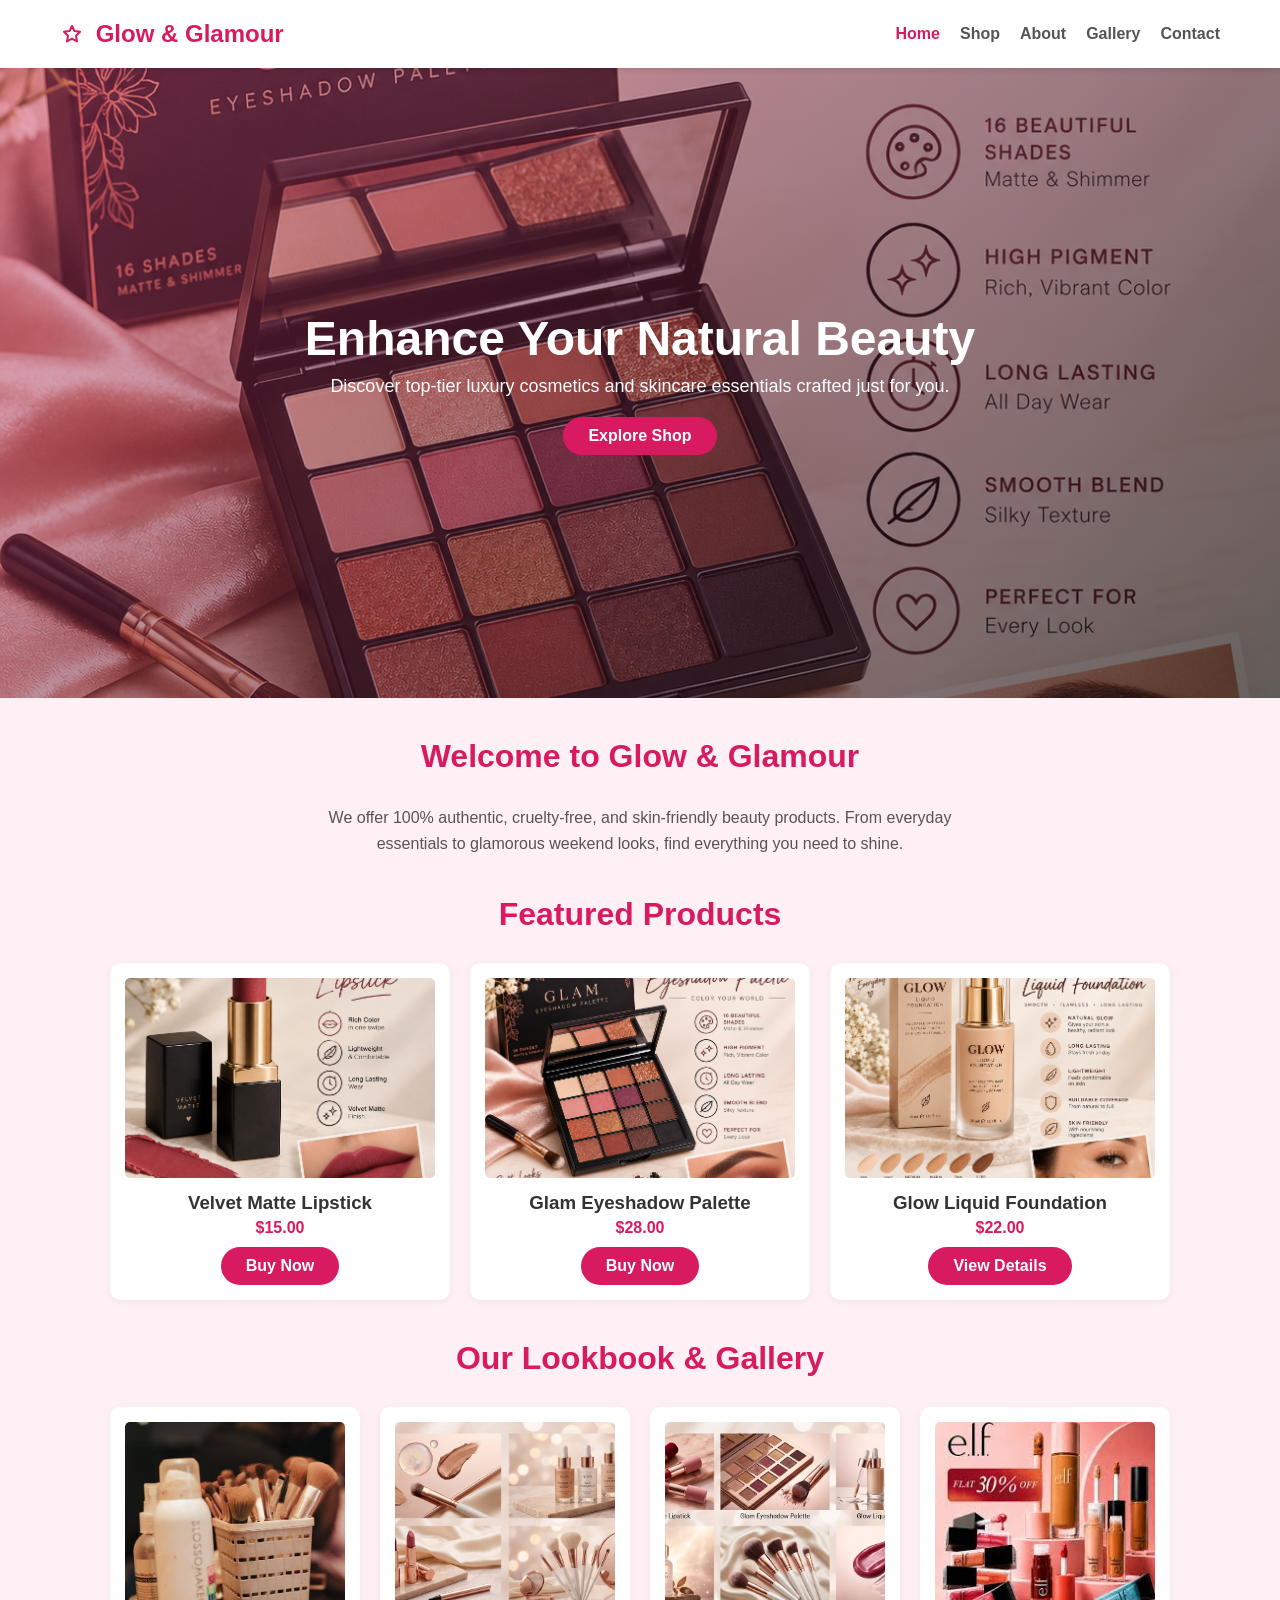
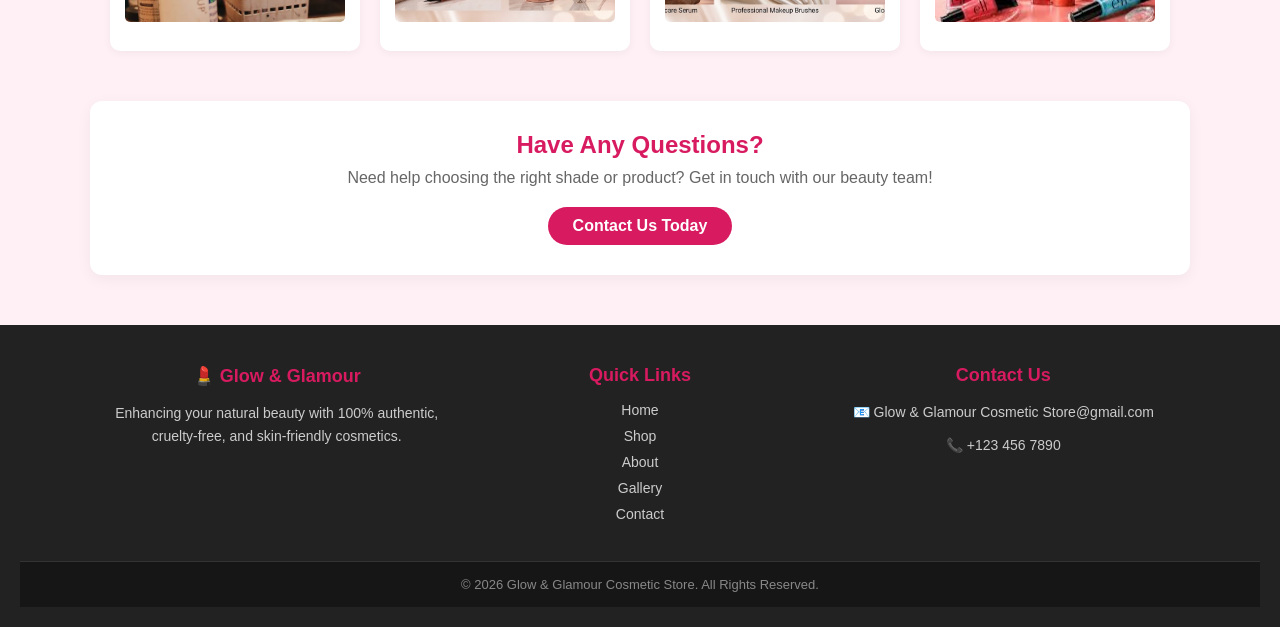
<file: index.html>
<!DOCTYPE html>
<html lang="en">
<head>
    <meta charset="UTF-8">
    <meta name="viewport" content="width=device-width, initial-scale=1.0">
    <title>Glow & Glamour - Home</title>
    <link rel="stylesheet" href="style.css">
</head>
<body>

    <!-- Header & Navigation -->
    <header>
        <nav>
            <!-- <div class="logo">💄Glow & Glamour</div> -->
             <div class="logo">
    <svg width="24" height="24" viewBox="0 0 24 24" fill="none" stroke="#d81b60" stroke-width="2" stroke-linecap="round" stroke-linejoin="round" style="vertical-align: middle; margin-right: 5px;">
        <path d="M12 2l2.4 5 5.6.8-4 4 1 5.6-5-2.8-5 2.8 1-5.6-4-4 5.6-.8z"/>
    </svg>
    Glow & Glamour
</div>
            <ul>
                <li><a href="index.html" class="active">Home</a></li>
                <li><a href="shop.html">Shop</a></li>
                <li><a href="about.html">About</a></li>
                <li><a href="gallery.html">Gallery</a></li>
                <li><a href="contact.html">Contact</a></li>
            </ul>
        </nav>
    </header>

    <!-- Main Hero Banner -->
    <section class="hero">
        <h1>Enhance Your Natural Beauty</h1>
        <p>Discover top-tier luxury cosmetics and skincare essentials crafted just for you.</p>
        <a href="shop.html" class="btn">Explore Shop</a>
    </section>

    <!-- Welcome Section -->
    <div class="container" style="text-align: center; margin-top: 40px; margin-bottom: 40px;">
        <h2 class="page-title">Welcome to Glow & Glamour</h2>
        <p style="max-width: 650px; margin: 0 auto; color: #555; line-height: 1.6;">
            We offer 100% authentic, cruelty-free, and skin-friendly beauty products. From everyday essentials to glamorous weekend looks, find everything you need to shine.
        </p>
    </div>

    <!-- Featured Products Showcase (3 Cards Only) -->
    <section class="container">
        <h2 class="page-title">Featured Products</h2>
        <div class="grid">
            <div class="card">
                <img src="velvet matte lipstic.png" alt="Velvet Matte Lipstick">
                <h3>Velvet Matte Lipstick</h3>
                <p>$15.00</p>
                <a href="contact.html" class="btn">Buy Now</a>
            </div>
            <div class="card">
                <img src="glam eyeshadow.png" alt="Eyeshadow Palette">
                <h3>Glam Eyeshadow Palette</h3>
                <p>$28.00</p>
                <a href="contact.html" class="btn">Buy Now</a>
            </div>
            <div class="card">
                <img src="liquid foundation.png" alt="Liquid Foundation">
                <h3>Glow Liquid Foundation</h3>
                <p>$22.00</p>
                <a href="product-foundation.html" class="btn">View Details</a>
            </div>
        </div>
    </section>
    
<section>
     <div class="container">
        <h2 class="page-title">Our Lookbook & Gallery</h2>
        <div class="grid">
            <div class="card">
                <img src="img2.jpg" alt="Look 1">
            </div>
            <div class="card">
                <img src="4th.jpg" alt="Look 2">
            </div>
             <div class="card">
                <img src="2nd.jpg" alt="Look 5">
            </div>
            <div class="card">
                <img src="img3.jpg" alt="Look 5">
            </div>
</section>

    <!-- Quick Call-To-Action Banner -->
    <section class="container" style="background: white; border-radius: 12px; padding: 30px; text-align: center; box-shadow: 0 4px 15px rgba(0,0,0,0.05); margin-top: 50px;">
        <h3 style="color: #d81b60; font-size: 24px; margin-bottom: 10px;">Have Any Questions?</h3>
        <p style="color: #666; margin-bottom: 20px;">Need help choosing the right shade or product? Get in touch with our beauty team!</p>
        <a href="contact.html" class="btn">Contact Us Today</a>
    </section>

<footer>
    <div class="footer-content">
        <div class="footer-section">
            <h3>💄 Glow & Glamour</h3>
            <p>Enhancing your natural beauty with 100% authentic, cruelty-free, and skin-friendly cosmetics.</p>
        </div>
        
        <div class="footer-section">
            <h3>Quick Links</h3>
            <ul>
                <li><a href="index.html">Home</a></li>
                <li><a href="shop.html">Shop</a></li>
                <li><a href="about.html">About</a></li>
                <li><a href="gallery.html">Gallery</a></li>
                <li><a href="contact.html">Contact</a></li>
            </ul>
        </div>
        
        <div class="footer-section">
            <h3>Contact Us</h3>
            <p>📧 Glow & Glamour Cosmetic Store@gmail.com</p>
            <p>📞 +123 456 7890</p>
        </div>
    </div>
    
    <div class="footer-bottom">
        <p>&copy; 2026 Glow & Glamour Cosmetic Store. All Rights Reserved.</p>
    </div>
</footer>

</body>
</html>
</file>
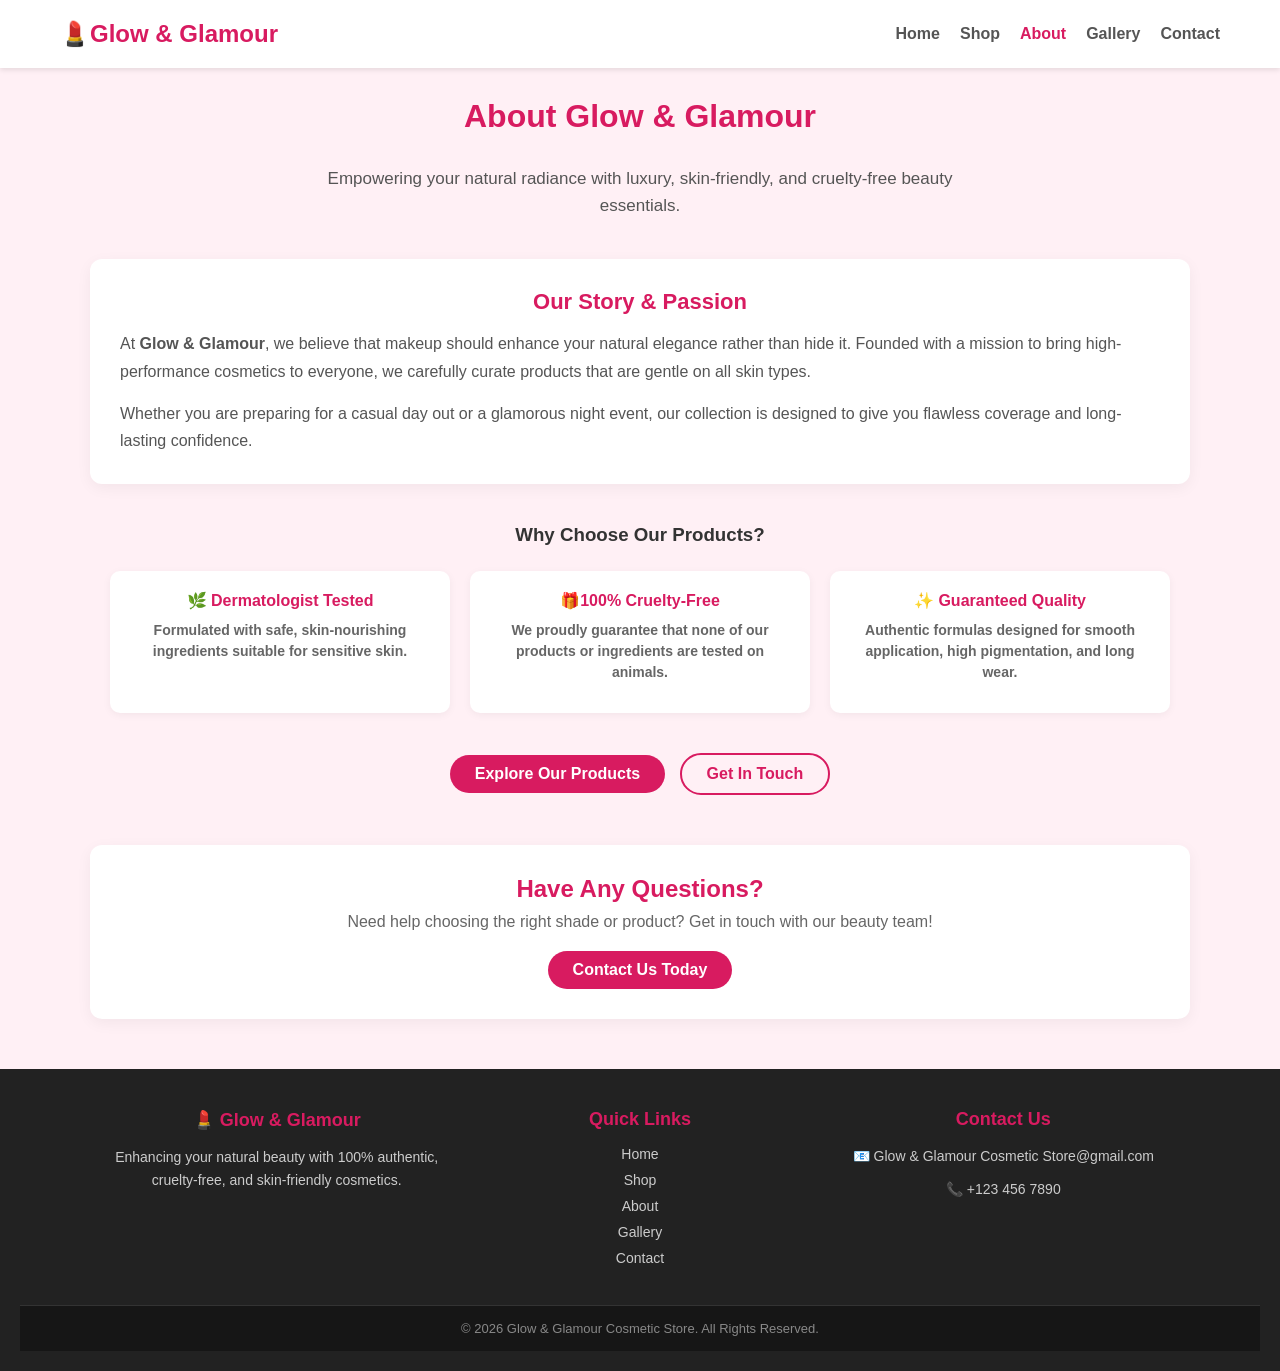
<file: about.html>
<!DOCTYPE html>
<html lang="en">
<head>
    <meta charset="UTF-8">
    <meta name="viewport" content="width=device-width, initial-scale=1.0">
    <title>Glow & Glamour - About Us</title>
    <link rel="stylesheet" href="style.css">
</head>
<body>

    <!-- Header & Navigation -->
    <header>
        <nav>
            <div class="logo">💄Glow & Glamour</div>
            <ul>
                <li><a href="index.html">Home</a></li>
                <li><a href="shop.html">Shop</a></li>
                <li><a href="about.html" class="active">About</a></li>
                <li><a href="gallery.html">Gallery</a></li>
                <li><a href="contact.html">Contact</a></li>
            </ul>
        </nav>
    </header>

    <!-- Page Title Header -->
    <div class="container" style="text-align: center; margin-top: 30px;">
        <h2 class="page-title">About Glow & Glamour</h2>
        <p style="max-width: 700px; margin: 0 auto; color: #555; font-size: 17px; line-height: 1.6;">
            Empowering your natural radiance with luxury, skin-friendly, and cruelty-free beauty essentials.
        </p>
    </div>

    <!-- Main Story Section -->
    <section class="container" style="background: white; padding: 30px; border-radius: 12px; box-shadow: 0 4px 15px rgba(0,0,0,0.05); margin-top: 30px;">
        <h3 style="color: #d81b60; margin-bottom: 15px; font-size: 22px;">
            <center>Our Story & Passion</h3></center>
        <p style="color: #555; line-height: 1.7; margin-bottom: 15px;">
            At <strong>Glow & Glamour</strong>, we believe that makeup should enhance your natural elegance rather than hide it. Founded with a mission to bring high-performance cosmetics to everyone, we carefully curate products that are gentle on all skin types.
        </p>
        <p style="color: #555; line-height: 1.7;">
            Whether you are preparing for a casual day out or a glamorous night event, our collection is designed to give you flawless coverage and long-lasting confidence.
        </p>
    </section>

    <!-- Why Choose Us Cards -->
    <section class="container">
        <h3 style="text-align: center; color: #333; margin-bottom: 25px;">Why Choose Our Products?</h3>
        <div class="grid">
            <div class="card" style="padding: 20px;">
                <h4 style="color: #d81b60; margin-bottom: 10px;">🌿 Dermatologist Tested</h4>
                <p style="font-size: 14px; color: #666; line-height: 1.5;">Formulated with safe, skin-nourishing ingredients suitable for sensitive skin.</p>
            </div>
            <div class="card" style="padding: 20px;">
                <h4 style="color: #d81b60; margin-bottom: 10px;">🎁100% Cruelty-Free</h4>
                <p style="font-size: 14px; color: #666; line-height: 1.5;">We proudly guarantee that none of our products or ingredients are tested on animals.</p>
            </div>
            <div class="card" style="padding: 20px;">
                <h4 style="color: #d81b60; margin-bottom: 10px;">✨ Guaranteed Quality</h4>
                <p style="font-size: 14px; color: #666; line-height: 1.5;">Authentic formulas designed for smooth application, high pigmentation, and long wear.</p>
            </div>
        </div>
    </section>

    <!-- Call to Action -->
    <div style="text-align: center; margin: 40px 0;">
        <a href="shop.html" class="btn">Explore Our Products</a>
        <a href="contact.html" class="btn" style="background-color: transparent; border: 2px solid #d81b60; color: #d81b60; margin-left: 10px;">Get In Touch</a>
    </div>

      <section class="container" style="background: white; border-radius: 12px; padding: 30px; text-align: center; box-shadow: 0 4px 15px rgba(0,0,0,0.05); margin-top: 50px;">
        <h3 style="color: #d81b60; font-size: 24px; margin-bottom: 10px;">Have Any Questions?</h3>
        <p style="color: #666; margin-bottom: 20px;">Need help choosing the right shade or product? Get in touch with our beauty team!</p>
        <a href="contact.html" class="btn">Contact Us Today</a>
    </section>

<footer>
    <div class="footer-content">
        <div class="footer-section">
            <h3>💄 Glow & Glamour</h3>
            <p>Enhancing your natural beauty with 100% authentic, cruelty-free, and skin-friendly cosmetics.</p>
        </div>
        
        <div class="footer-section">
            <h3>Quick Links</h3>
            <ul>
                <li><a href="index.html">Home</a></li>
                <li><a href="shop.html">Shop</a></li>
                <li><a href="about.html">About</a></li>
                <li><a href="gallery.html">Gallery</a></li>
                <li><a href="contact.html">Contact</a></li>
            </ul>
        </div>
        
        <div class="footer-section">
            <h3>Contact Us</h3>
            <p>📧 Glow & Glamour Cosmetic Store@gmail.com</p>
            <p>📞 +123 456 7890</p>
        </div>
    </div>
    
    <div class="footer-bottom">
        <p>&copy; 2026 Glow & Glamour Cosmetic Store. All Rights Reserved.</p>
    </div>
</footer>
</body>
</html>
</file>
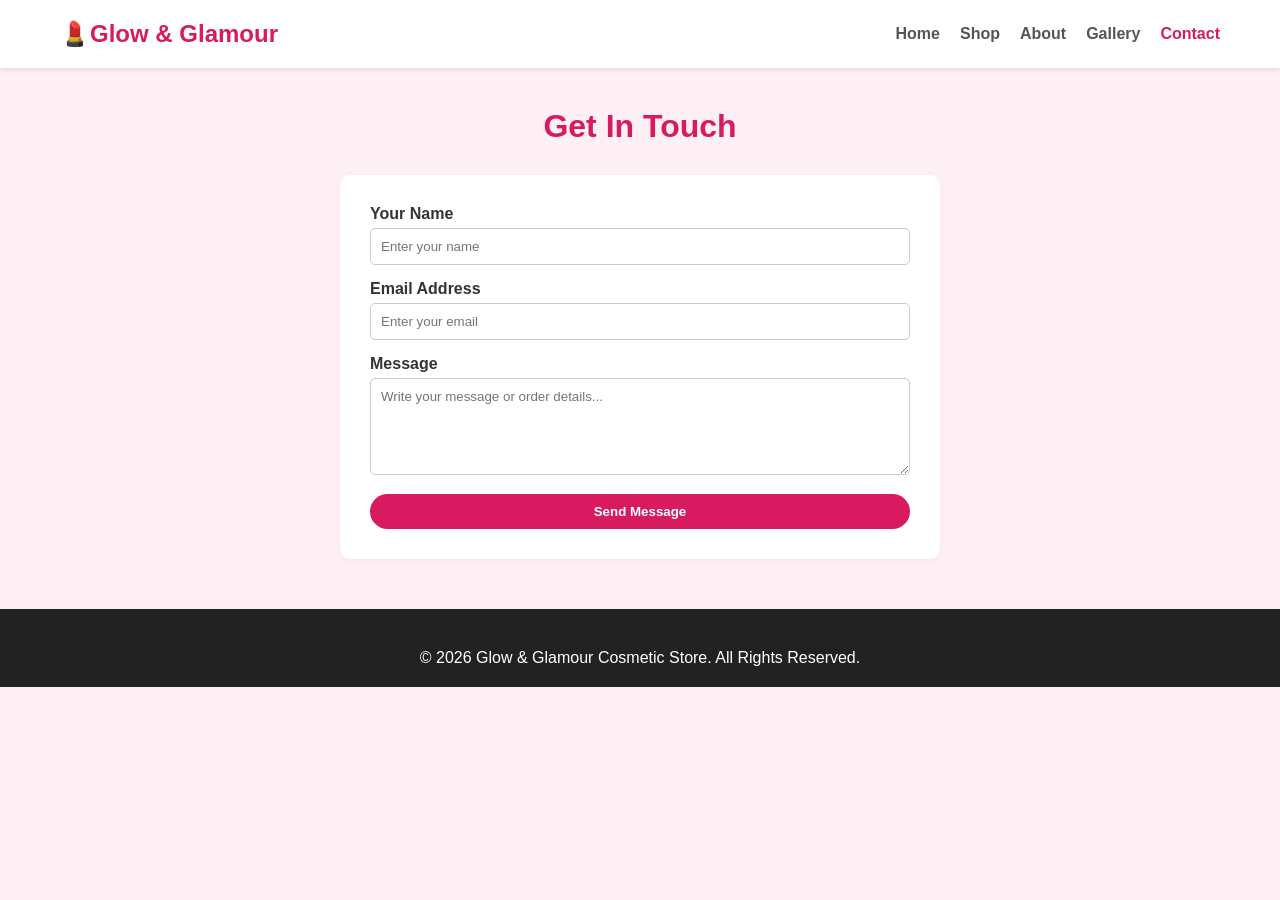
<file: contact.html>
<!DOCTYPE html>
<html lang="en">
<head>
    <meta charset="UTF-8">
    <title>Glow & Glamour - Contact Us</title>
    <link rel="stylesheet" href="style.css">
</head>
<body>
    <header>
        <nav>
            <div class="logo">💄Glow & Glamour</div>
            <ul>
                <li><a href="index.html">Home</a></li>
                <li><a href="shop.html">Shop</a></li>
                <li><a href="about.html">About</a></li>
                <li><a href="gallery.html">Gallery</a></li>
                <li><a href="contact.html" class="active">Contact</a></li>
            </ul>
        </nav>
    </header>

    <div class="container">
        <h2 class="page-title">Get In Touch</h2>
        <div class="contact-form">
            <form>
                <div class="form-group">
                    <label>Your Name</label>
                    <input type="text" placeholder="Enter your name" required>
                </div>
                <div class="form-group">
                    <label>Email Address</label>
                    <input type="email" placeholder="Enter your email" required>
                </div>
                <div class="form-group">
                    <label>Message</label>
                    <textarea rows="5" placeholder="Write your message or order details..." required></textarea>
                </div>
                <button type="submit" class="btn" style="width: 100%; border: none; cursor: pointer;">Send Message</button>
            </form>
        </div>
    </div>

    
    <footer>
        <p>&copy; 2026 Glow & Glamour Cosmetic Store. All Rights Reserved.</p>
    </footer>
</body>
</html>
</file>
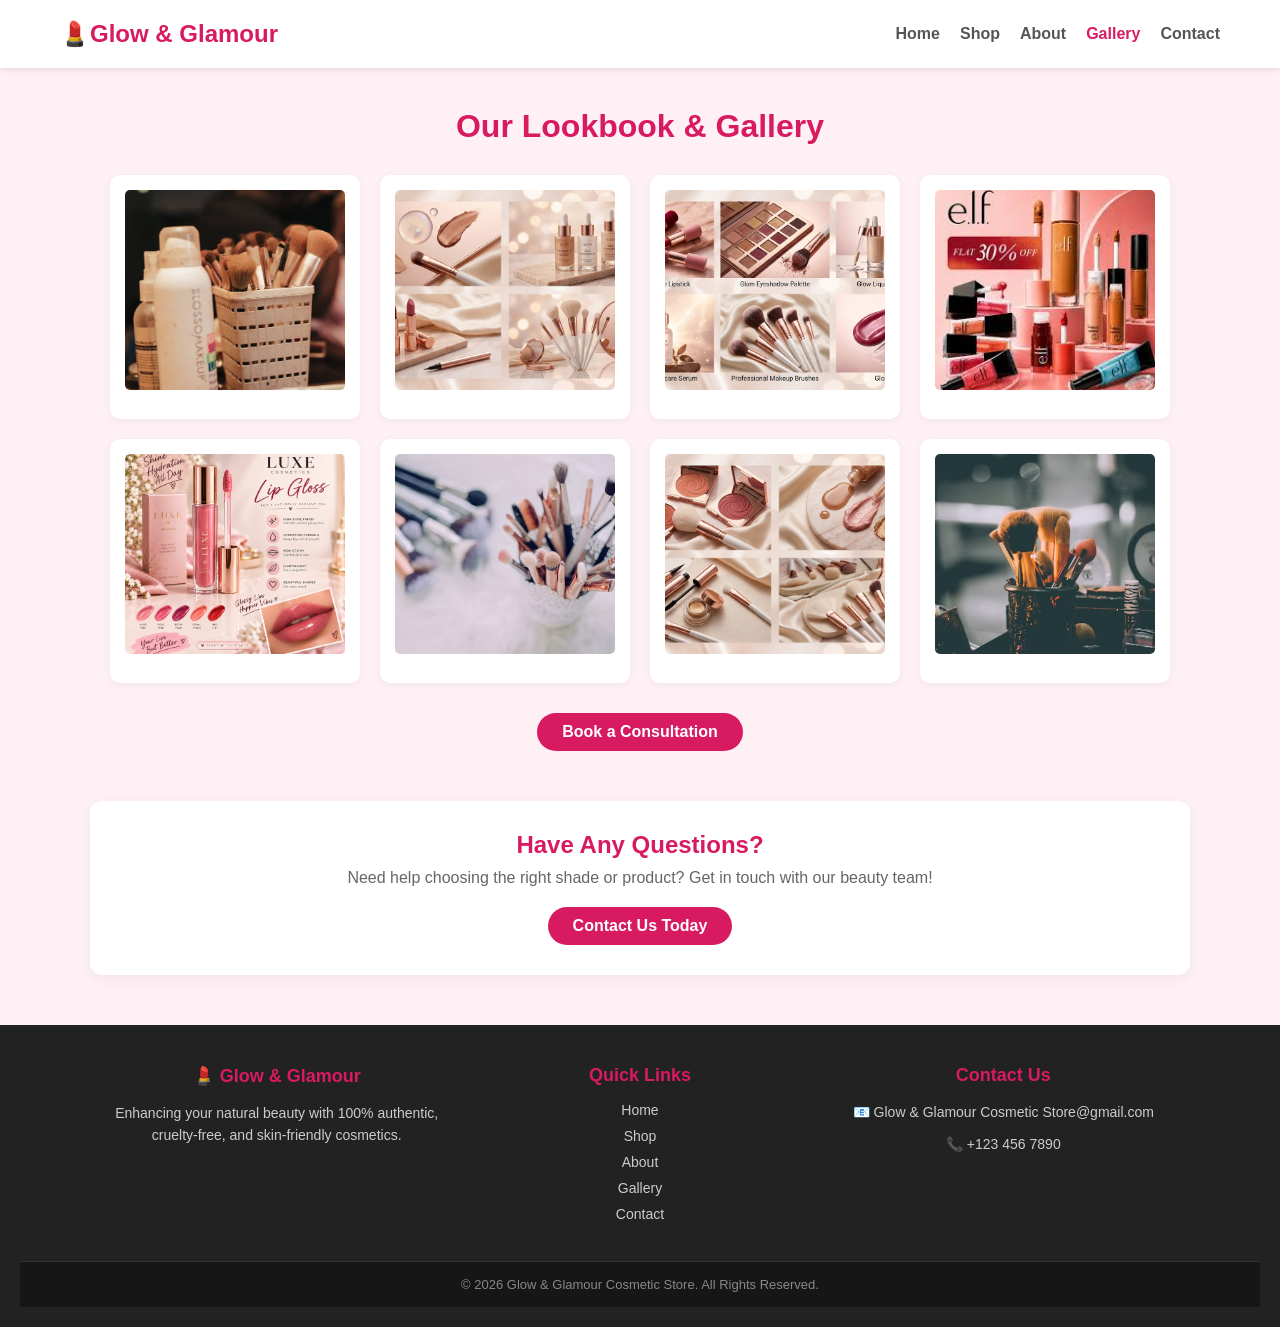
<file: gallery.html>
<!DOCTYPE html>
<html lang="en">
<head>
    <meta charset="UTF-8">
    <title>Glow & Glamour - Gallery</title>
    <link rel="stylesheet" href="style.css">
</head>
<body>
    <header>
        <nav>
            <div class="logo">💄Glow & Glamour</div>
            <ul>
                <li><a href="index.html">Home</a></li>
                <li><a href="shop.html">Shop</a></li>
                <li><a href="about.html">About</a></li>
                <li><a href="gallery.html" class="active">Gallery</a></li>
                <li><a href="contact.html">Contact</a></li>
            </ul>
        </nav>
    </header>

    <div class="container">
        <h2 class="page-title">Our Lookbook & Gallery</h2>
        <div class="grid">
            <div class="card">
                <img src="img2.jpg" alt="Look 1">
            </div>
            <div class="card">
                <img src="4th.jpg" alt="Look 2">
            </div>
             <div class="card">
                <img src="2nd.jpg" alt="Look 5">
            </div>
            <div class="card">
                <img src="img3.jpg" alt="Look 5">
            </div>
            <div class="card">
                <img src="glossy lipstic.png" alt="Look 4">
            </div>
              <div class="card">
                <img src="img10.avif" alt="Look 3">
            </div>
             <div class="card">
                <img src="3rd.jpg" alt="Look 3">
            </div>
             <div class="card">
                <img src="5th.avif" alt="Look 3">
            </div>
        </div>
        <div style="text-align: center; margin-top: 30px;">
            <a href="contact.html" class="btn">Book a Consultation</a>
        </div>
    </div>

  <section class="container" style="background: white; border-radius: 12px; padding: 30px; text-align: center; box-shadow: 0 4px 15px rgba(0,0,0,0.05); margin-top: 50px;">
        <h3 style="color: #d81b60; font-size: 24px; margin-bottom: 10px;">Have Any Questions?</h3>
        <p style="color: #666; margin-bottom: 20px;">Need help choosing the right shade or product? Get in touch with our beauty team!</p>
        <a href="contact.html" class="btn">Contact Us Today</a>
    </section>

<footer>
    <div class="footer-content">
        <div class="footer-section">
            <h3>💄 Glow & Glamour</h3>
            <p>Enhancing your natural beauty with 100% authentic, cruelty-free, and skin-friendly cosmetics.</p>
        </div>
        
        <div class="footer-section">
            <h3>Quick Links</h3>
            <ul>
                <li><a href="index.html">Home</a></li>
                <li><a href="shop.html">Shop</a></li>
                <li><a href="about.html">About</a></li>
                <li><a href="gallery.html">Gallery</a></li>
                <li><a href="contact.html">Contact</a></li>
            </ul>
        </div>
        
        <div class="footer-section">
            <h3>Contact Us</h3>
            <p>📧 Glow & Glamour Cosmetic Store@gmail.com</p>
            <p>📞 +123 456 7890</p>
        </div>
    </div>
    
    <div class="footer-bottom">
        <p>&copy; 2026 Glow & Glamour Cosmetic Store. All Rights Reserved.</p>
    </div>
</footer>
</body>
</html>
</file>
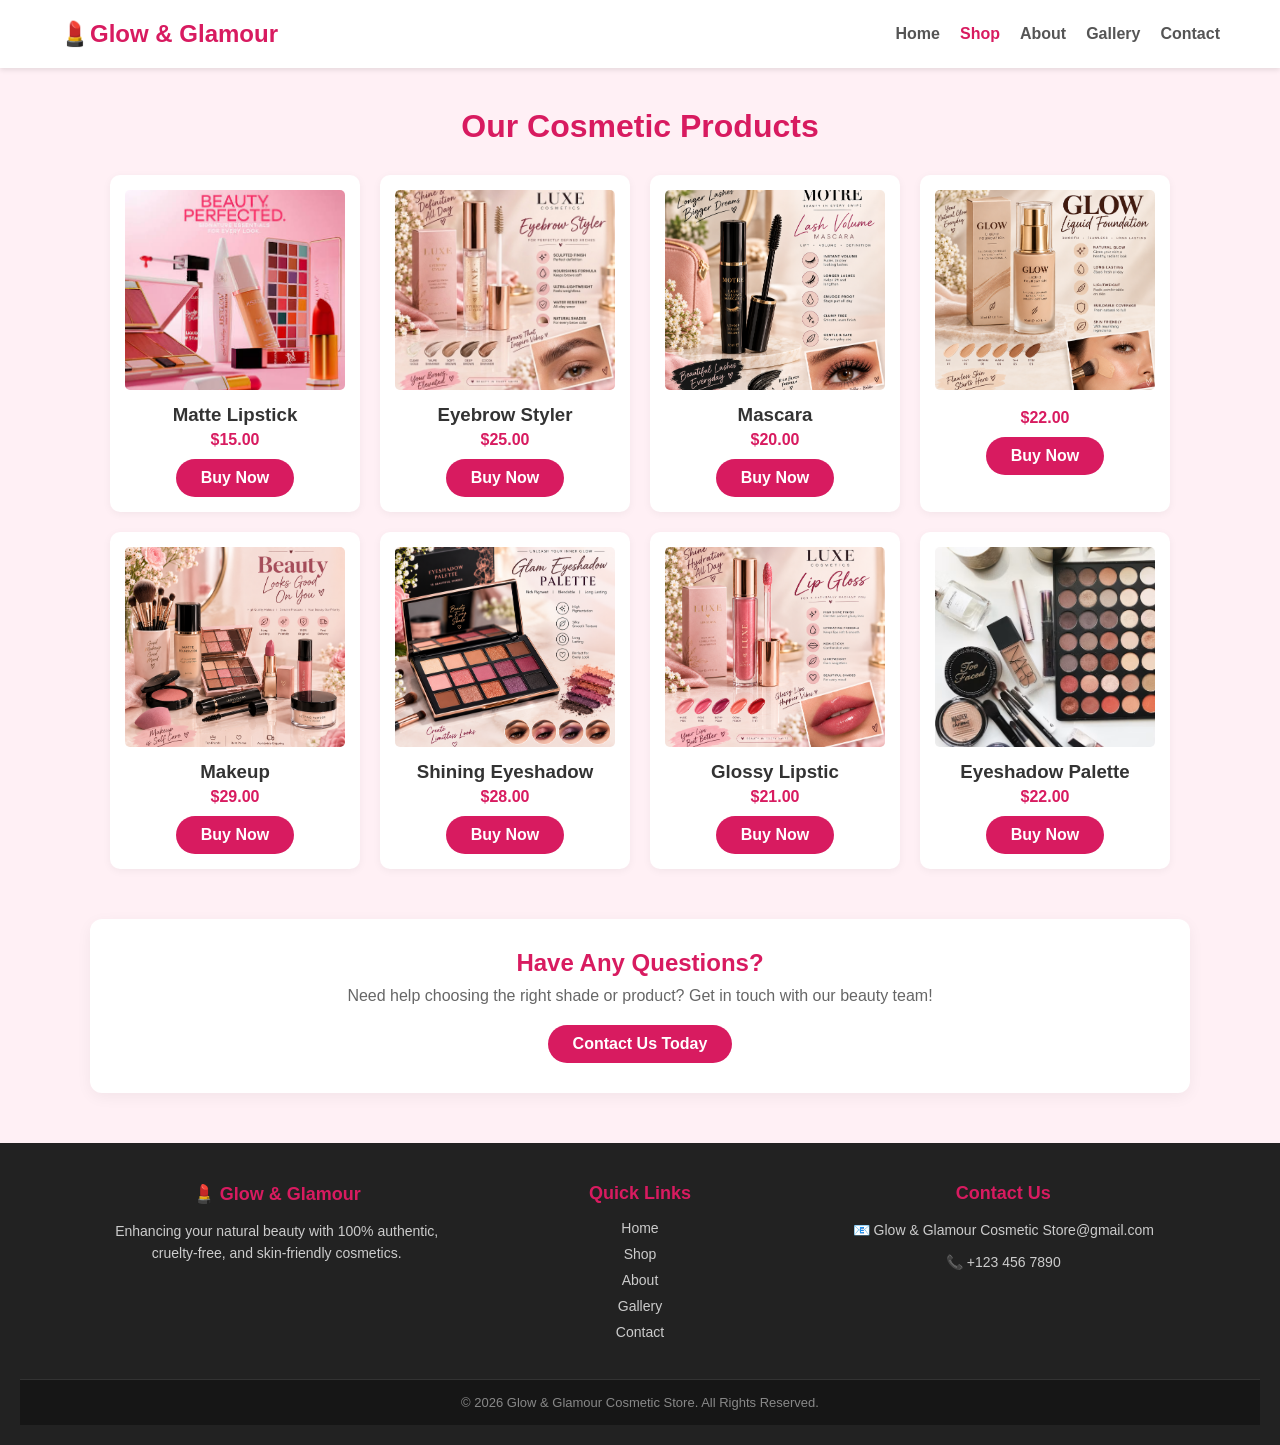
<file: shop.html>
<!DOCTYPE html>
<html lang="en">
<head>
    <meta charset="UTF-8">
    <title>Glow & Glamour - Shop</title>
    <link rel="stylesheet" href="style.css">
</head>
<body>
    <header>
        <nav>
            <div class="logo">💄Glow & Glamour</div>
            <ul>
                <li><a href="index.html">Home</a></li>
                <li><a href="shop.html" class="active">Shop</a></li>
                <li><a href="about.html">About</a></li>
                <li><a href="gallery.html">Gallery</a></li>
                <li><a href="contact.html">Contact</a></li>
            </ul>
        </nav>
    </header>

    <div class="container">
        <h2 class="page-title">Our Cosmetic Products</h2>
        <div class="grid">
            <div class="card">
                <img src="img.jpg" alt="Matte Lipstick">
                <h3>Matte Lipstick</h3>
                <p>$15.00</p>
                <a href="contact.html" class="btn">Buy Now</a>
            </div>
            <div class="card">
                <img src="6th.jpg" alt="Eyeshadow Palette">
                <h3>Eyebrow Styler</h3>
                <p>$25.00</p>
                <a href="contact.html" class="btn">Buy Now</a>
            </div>
            <div class="card">
                <img src="maskara.png" alt="Liquid Foundation">
                <h3>Mascara</h3>
                <p>$20.00</p>
                <a href="contact.html" class="btn">Buy Now</a>
            </div>
            <div class="card">
                <img src="liquid foundation.png" alt="Liquid Foundation">
                <h3></h3>
                <p>$22.00</p>
                <a href="contact.html" class="btn">Buy Now</a>
            </div>
            <div class="card">
                <img src="img8.png" alt="Liquid Foundation">
                <h3>Makeup</h3>
                <p>$29.00</p>
                <a href="contact.html" class="btn">Buy Now</a>
            </div>
             <div class="card">
                <img src="eyeshadow.png" alt="Liquid Foundation">
                <h3>Shining Eyeshadow</h3>
                <p>$28.00</p>
                <a href="contact.html" class="btn">Buy Now</a>
            </div>
            <div class="card">
                <img src="glossy lipstic.png" alt="Liquid Foundation">
                <h3>Glossy Lipstic</h3>
                <p>$21.00</p>
                <a href="contact.html" class="btn">Buy Now</a>
            </div>
             <div class="card">
                <img src="7th.avif" alt="Liquid Foundation">
                <h3>Eyeshadow Palette</h3>
                <p>$22.00</p>
                <a href="contact.html" class="btn">Buy Now</a>
            </div>
            
        </div>
    </div>

      <section class="container" style="background: white; border-radius: 12px; padding: 30px; text-align: center; box-shadow: 0 4px 15px rgba(0,0,0,0.05); margin-top: 50px;">
        <h3 style="color: #d81b60; font-size: 24px; margin-bottom: 10px;">Have Any Questions?</h3>
        <p style="color: #666; margin-bottom: 20px;">Need help choosing the right shade or product? Get in touch with our beauty team!</p>
        <a href="contact.html" class="btn">Contact Us Today</a>
    </section>

<footer>
    <div class="footer-content">
        <div class="footer-section">
            <h3>💄 Glow & Glamour</h3>
            <p>Enhancing your natural beauty with 100% authentic, cruelty-free, and skin-friendly cosmetics.</p>
        </div>
        
        <div class="footer-section">
            <h3>Quick Links</h3>
            <ul>
                <li><a href="index.html">Home</a></li>
                <li><a href="shop.html">Shop</a></li>
                <li><a href="about.html">About</a></li>
                <li><a href="gallery.html">Gallery</a></li>
                <li><a href="contact.html">Contact</a></li>
            </ul>
        </div>
        
        <div class="footer-section">
            <h3>Contact Us</h3>
            <p>📧 Glow & Glamour Cosmetic Store@gmail.com</p>
            <p>📞 +123 456 7890</p>
        </div>
    </div>
    
    <div class="footer-bottom">
        <p>&copy; 2026 Glow & Glamour Cosmetic Store. All Rights Reserved.</p>
    </div>
</footer>
 
</body>
</html>
</file>
<file: style.css>
/* style.css */
* {
    margin: 0;
    padding: 0;
    box-sizing: border-box;
    font-family: 'Segoe UI', Tahoma, Geneva, Verdana, sans-serif;
}

body {
    background-color: #fff0f5;
    color: #333;
}

/* Header & Navigation */
header {
    background-color: #ffffff;
    box-shadow: 0 2px 5px rgba(0,0,0,0.1);
    position: sticky;
    top: 0;
    z-index: 1000;
}

nav {
    display: flex;
    justify-content: space-between;
    align-items: center;
    max-width: 1200px;
    margin: 0 auto;
    padding: 20px;
}

.logo {
    font-size: 24px;
    font-weight: bold;
    color: #d81b60;
}

nav ul {
    display: flex;
    list-style: none;
}

nav ul li {
    margin-left: 20px;
}

nav ul li a {
    text-decoration: none;
    color: #555;
    font-weight: 600;
    transition: color 0.3s ease;
}

/* Hover Effect on Navigation */
nav ul li a:hover, nav ul li a.active {
    color: #d81b60;
}

/* Hero Section with Vibrant Gradient */
.hero {
    background: linear-gradient(135deg, rgba(212, 68, 121, 0.438), rgba(0, 0, 0, 0.6)), url('glam\ eyeshadow.png');
    background-size: cover;
    background-position: center;
    height: 70vh;
    display: flex;
    flex-direction: column;
    justify-content: center;
    align-items: center;
    text-align: center;
    color: white;
    padding: 0 20px;
}

.hero h1 {
    font-size: 48px;
    margin-bottom: 10px;
}

.hero p {
    font-size: 18px;
    margin-bottom: 20px;
}

/* Button with Smooth Transition & Hover */
.btn {
    display: inline-block;
    background-color: #d81b60;
    color: white;
    padding: 10px 25px;
    border-radius: 25px;
    text-decoration: none;
    font-weight: bold;
    transition: background-color 0.3s ease, transform 0.3s ease, box-shadow 0.3s ease;
}

/* Button Hover Effect */
.btn:hover {
    background-color: #ad1457;
    transform: translateY(-3px);
    box-shadow: 0 5px 15px rgba(216, 27, 96, 0.4);
}

/* Main Content Layout */
.container {
    max-width: 1100px;
    margin: 40px auto;
    padding: 0 20px;
}

.page-title {
    text-align: center;
    color: #d81b60;
    margin-bottom: 30px;
    font-size: 32px;
}

/* Grid for Shop & Gallery */
.grid {
    display: grid;
    grid-template-columns: repeat(auto-fit, minmax(250px, 1fr));
    gap: 20px;
}

/* Card Styling with Hover & Transition */
.card {
    background: white;
    padding: 15px;
    border-radius: 10px;
    box-shadow: 0 2px 8px rgba(0,0,0,0.05);
    text-align: center;
    overflow: hidden;
    transition: transform 0.3s ease, box-shadow 0.3s ease;
}

/* Card Hover Effect: Card Lift up */
.card:hover {
    transform: translateY(-8px);
    box-shadow: 0 12px 25px rgba(216, 27, 96, 0.15);
}

.card img {
    width: 100%;
    height: 200px;
    object-fit: cover;
    border-radius: 5px;
    margin-bottom: 10px;
    transition: transform 0.4s ease;
}

/* Image Zoom on Card Hover */
.card:hover img {
    transform: scale(1.06);
}

.card h3 {
    margin-bottom: 5px;
    color: #333;
}

.card p {
    color: #d81b60;
    font-weight: bold;
    margin-bottom: 10px;
}

/* Contact Form Styling */
.contact-form {
    background: white;
    padding: 30px;
    border-radius: 10px;
    max-width: 600px;
    margin: 0 auto;
    box-shadow: 0 2px 8px rgba(0,0,0,0.05);
}

.form-group {
    margin-bottom: 15px;
}

.form-group label {
    display: block;
    margin-bottom: 5px;
    font-weight: 600;
}

.form-group input, .form-group textarea {
    width: 100%;
    padding: 10px;
    border: 1px solid #ccc;
    border-radius: 5px;
    transition: border-color 0.3s ease;
}

/* Input Focus Effect */
.form-group input:focus, .form-group textarea:focus {
    border-color: #d81b60;
    outline: none;
}

/* Footer */
footer {
    background-color: #333;
    color: white;
    text-align: center;
    padding: 20px;
    margin-top: 40px;
}

/* ==========================================
   SIMPLE & CLEAN FOOTER CSS
   ========================================== */
footer {
    background-color: #222222;
    color: #ffffff;
    padding-top: 40px;
    margin-top: 50px;
}

.footer-content {
    max-width: 1100px;
    margin: 0 auto;
    padding: 0 20px 30px 20px;
    display: grid;
    grid-template-columns: repeat(auto-fit, minmax(250px, 1fr));
    gap: 30px;
}

.footer-section h3 {
    color: #d81b60;
    margin-bottom: 15px;
    font-size: 18px;
}

.footer-section p {
    color: #cccccc;
    font-size: 14px;
    line-height: 1.6;
    margin-bottom: 10px;
}

.footer-section ul {
    list-style: none;
    padding: 0;
}

.footer-section ul li {
    margin-bottom: 8px;
}

.footer-section ul li a {
    color: #cccccc;
    text-decoration: none;
    font-size: 14px;
    transition: color 0.3s ease;
}

.footer-section ul li a:hover {
    color: #d81b60;
}

.footer-bottom {
    background-color: #161616;
    text-align: center;
    padding: 15px 20px;
    border-top: 1px solid #333333;
}

.footer-bottom p {
    color: #888888;
    font-size: 13px;
    margin: 0;
}

/* Mobile Responsive */
@media (max-width: 480px) {
    .footer-content {
        text-align: center;
    }
}

/* RESPONSIVE MEDIA QUERIES*/

/* Tablet Devices (Max-width: 768px) */
@media (max-width: 768px) {
    nav {
        flex-direction: column;
        gap: 15px;
        padding: 15px;
    }

    nav ul {
        margin-top: 5px;
    }

    nav ul li {
        margin-left: 10px;
        margin-right: 10px;
    }

    .hero h1 {
        font-size: 36px;
    }

    .hero p {
        font-size: 16px;
    }

    .page-title {
        font-size: 28px;
    }
}

/* Mobile Devices (Max-width: 480px) */
@media (max-width: 480px) {
    nav ul {
        flex-direction: column;
        align-items: center;
        gap: 8px;
    }

    nav ul li {
        margin: 0;
    }

    .hero {
        height: 60vh;
        padding: 0 15px;
    }

    .hero h1 {
        font-size: 28px;
    }

    .hero p {
        font-size: 14px;
    }

    .contact-form {
        padding: 20px 15px;
    }

    .page-title {
        font-size: 24px;
    }
}
</file>
